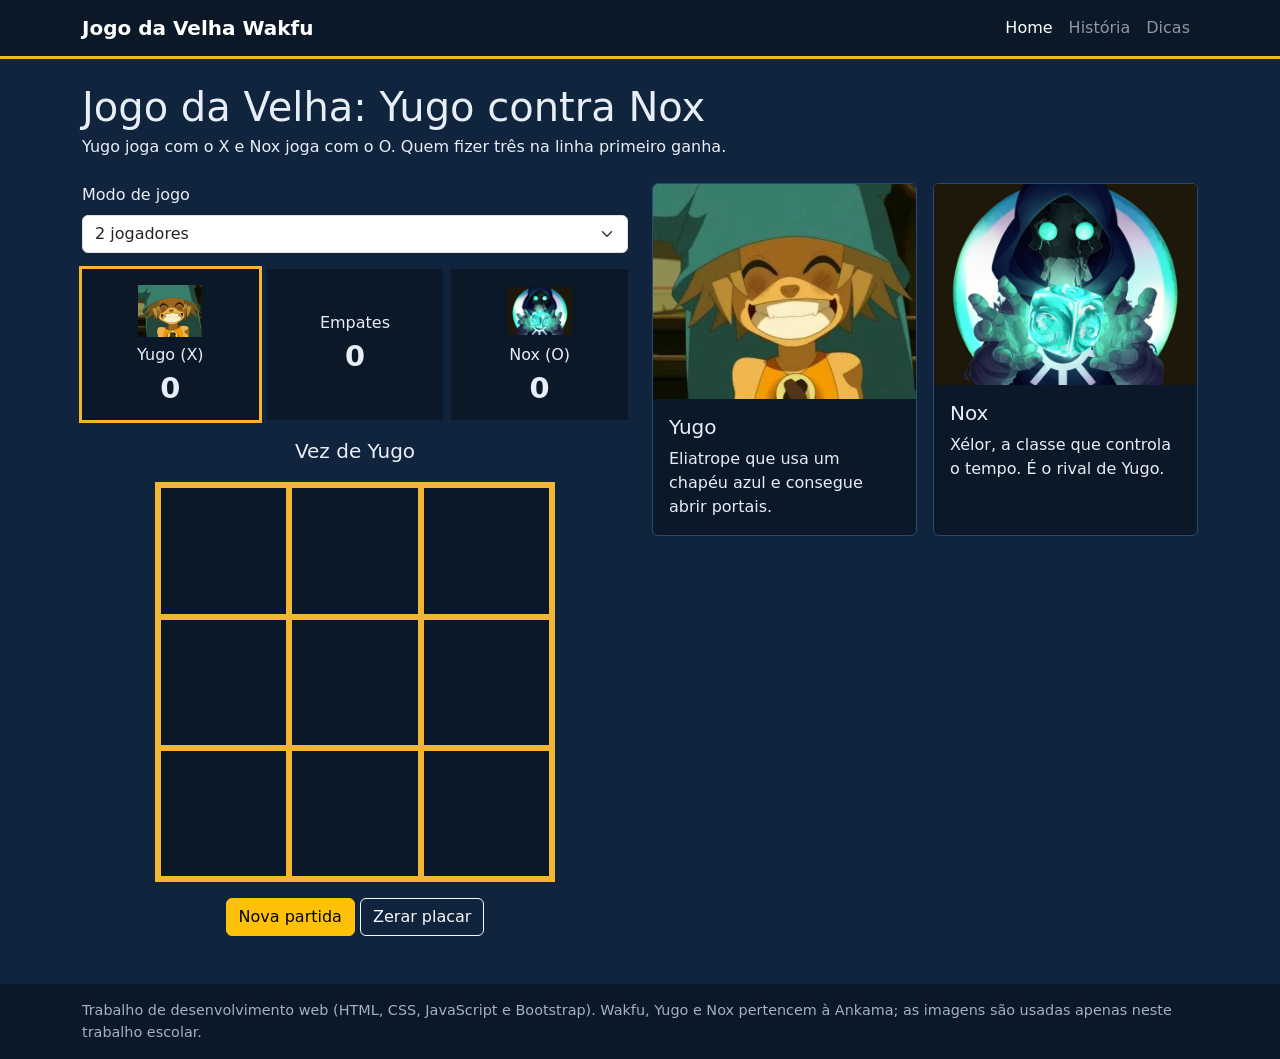
<file: wakfu-velha/index.html>
<!DOCTYPE html>
<html lang="pt-BR">
<head>
  <meta charset="UTF-8">
  <meta name="viewport" content="width=device-width, initial-scale=1">
  <title>Home - Jogo da Velha Wakfu</title>
  <link href="https://cdn.jsdelivr.net/npm/bootstrap@5.3.3/dist/css/bootstrap.min.css" rel="stylesheet">
  <link href="css/style.css" rel="stylesheet">
</head>
<body>
<nav class="navbar navbar-expand-md navbar-dark">
  <div class="container">
    <a class="navbar-brand" href="index.html">Jogo da Velha Wakfu</a>
    <button class="navbar-toggler" type="button" data-bs-toggle="collapse" data-bs-target="#menu" aria-controls="menu" aria-expanded="false" aria-label="Abrir menu">
      <span class="navbar-toggler-icon"></span>
    </button>
    <div class="collapse navbar-collapse" id="menu">
      <ul class="navbar-nav ms-auto">
        <li class="nav-item"><a class="nav-link active" href="index.html">Home</a></li>
        <li class="nav-item"><a class="nav-link" href="historia.html">História</a></li>
        <li class="nav-item"><a class="nav-link" href="dicas.html">Dicas</a></li>
      </ul>
    </div>
  </div>
</nav>
<main class="container mt-4">
  <h1 class="mb-1">Jogo da Velha: Yugo contra Nox</h1>
  <p class="mb-4">Yugo joga com o X e Nox joga com o O. Quem fizer três na linha primeiro ganha.</p>

  <div class="row g-4">
    <div class="col-lg-6">
      <label for="modo" class="form-label">Modo de jogo</label>
      <select id="modo" class="form-select mb-3">
        <option value="2p">2 jogadores</option>
        <option value="cpu">Eu (Yugo) contra o computador (Nox)</option>
      </select>

      <div class="placar row g-2 mb-3">
        <div class="col-4"><div class="caixa ativo" id="caixa-x">
          <div id="fig-x"></div><div>Yugo (X)</div><div class="pontos" id="pontos-x">0</div>
        </div></div>
        <div class="col-4"><div class="caixa h-100 d-flex flex-column justify-content-center">
          <div>Empates</div><div class="pontos" id="pontos-e">0</div>
        </div></div>
        <div class="col-4"><div class="caixa" id="caixa-o">
          <div id="fig-o"></div><div>Nox (O)</div><div class="pontos" id="pontos-o">0</div>
        </div></div>
      </div>

      <p id="status" class="fs-5 text-center" role="status" aria-live="polite"></p>
      <div id="tabuleiro" class="tabuleiro"></div>
      <div class="text-center mt-3">
        <button type="button" class="btn btn-warning" id="btn-novo">Nova partida</button>
        <button type="button" class="btn btn-outline-light" id="btn-zerar">Zerar placar</button>
      </div>
    </div>

    <div class="col-lg-6">
      <div class="row g-3">
        <div class="col-sm-6">
          <div class="card h-100">
            <img src="img/yugo.png" class="card-img-top foto" alt="Yugo">
            <div class="card-body">
              <h2 class="h5 card-title">Yugo</h2>
              <p class="card-text">Eliatrope que usa um chapéu azul e consegue abrir portais.</p>
            </div>
          </div>
        </div>
        <div class="col-sm-6">
          <div class="card h-100">
            <img src="img/nox.png" class="card-img-top foto" alt="Nox">
            <div class="card-body">
              <h2 class="h5 card-title">Nox</h2>
              <p class="card-text">Xélor, a classe que controla o tempo. É o rival de Yugo.</p>
            </div>
          </div>
        </div>
      </div>
    </div>
  </div>
</main>
<footer class="py-3 mt-5">
  <div class="container">
    Trabalho de desenvolvimento web (HTML, CSS, JavaScript e Bootstrap). Wakfu, Yugo e Nox pertencem à Ankama; as imagens são usadas apenas neste trabalho escolar.
  </div>
</footer>
<script src="https://cdn.jsdelivr.net/npm/bootstrap@5.3.3/dist/js/bootstrap.bundle.min.js"></script>
<script src="js/jogo.js"></script>
</body>
</html>
</file>
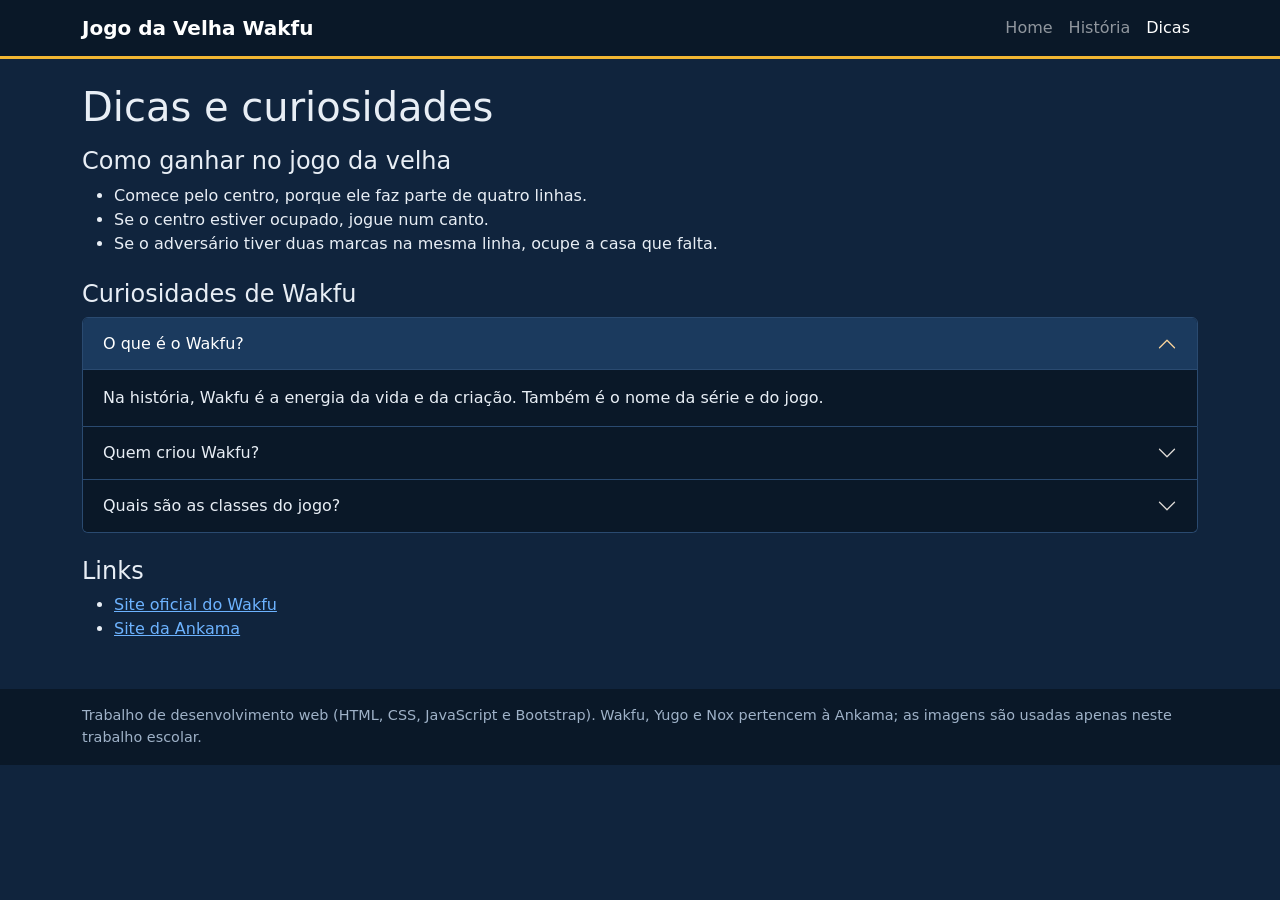
<file: wakfu-velha/dicas.html>
<!DOCTYPE html>
<html lang="pt-BR">
<head>
  <meta charset="UTF-8">
  <meta name="viewport" content="width=device-width, initial-scale=1">
  <title>Dicas - Jogo da Velha Wakfu</title>
  <link href="https://cdn.jsdelivr.net/npm/bootstrap@5.3.3/dist/css/bootstrap.min.css" rel="stylesheet">
  <link href="css/style.css" rel="stylesheet">
</head>
<body>
<nav class="navbar navbar-expand-md navbar-dark">
  <div class="container">
    <a class="navbar-brand" href="index.html">Jogo da Velha Wakfu</a>
    <button class="navbar-toggler" type="button" data-bs-toggle="collapse" data-bs-target="#menu" aria-controls="menu" aria-expanded="false" aria-label="Abrir menu">
      <span class="navbar-toggler-icon"></span>
    </button>
    <div class="collapse navbar-collapse" id="menu">
      <ul class="navbar-nav ms-auto">
        <li class="nav-item"><a class="nav-link" href="index.html">Home</a></li>
        <li class="nav-item"><a class="nav-link" href="historia.html">História</a></li>
        <li class="nav-item"><a class="nav-link active" href="dicas.html">Dicas</a></li>
      </ul>
    </div>
  </div>
</nav>
<main class="container mt-4">
  <h1 class="mb-3">Dicas e curiosidades</h1>

  <h2 class="h4">Como ganhar no jogo da velha</h2>
  <ul>
    <li>Comece pelo centro, porque ele faz parte de quatro linhas.</li>
    <li>Se o centro estiver ocupado, jogue num canto.</li>
    <li>Se o adversário tiver duas marcas na mesma linha, ocupe a casa que falta.</li>
  </ul>

  <h2 class="h4 mt-4">Curiosidades de Wakfu</h2>
  <div class="accordion mb-4" id="curiosidades">
    <div class="accordion-item">
      <h3 class="accordion-header">
        <button class="accordion-button" type="button" data-bs-toggle="collapse" data-bs-target="#c1" aria-expanded="true" aria-controls="c1">O que é o Wakfu?</button>
      </h3>
      <div id="c1" class="accordion-collapse collapse show" data-bs-parent="#curiosidades">
        <div class="accordion-body">Na história, Wakfu é a energia da vida e da criação. Também é o nome da série e do jogo.</div>
      </div>
    </div>
    <div class="accordion-item">
      <h3 class="accordion-header">
        <button class="accordion-button collapsed" type="button" data-bs-toggle="collapse" data-bs-target="#c2" aria-expanded="false" aria-controls="c2">Quem criou Wakfu?</button>
      </h3>
      <div id="c2" class="accordion-collapse collapse" data-bs-parent="#curiosidades">
        <div class="accordion-body">A Ankama, estúdio francês de Roubaix, que também criou o jogo Dofus.</div>
      </div>
    </div>
    <div class="accordion-item">
      <h3 class="accordion-header">
        <button class="accordion-button collapsed" type="button" data-bs-toggle="collapse" data-bs-target="#c3" aria-expanded="false" aria-controls="c3">Quais são as classes do jogo?</button>
      </h3>
      <div id="c3" class="accordion-collapse collapse" data-bs-parent="#curiosidades">
        <div class="accordion-body">Algumas delas: Iop, Cra, Eniripsa, Sadida, Xélor, Sram, Ecaflip, Osamodas, Enutrof, Pandawa, Sacrier e Feca. Nox é um Xélor.</div>
      </div>
    </div>
  </div>

  <h2 class="h4">Links</h2>
  <ul>
    <li><a href="https://www.wakfu.com" target="_blank" rel="noopener">Site oficial do Wakfu</a></li>
    <li><a href="https://www.ankama.com" target="_blank" rel="noopener">Site da Ankama</a></li>
  </ul>
</main>
<footer class="py-3 mt-5">
  <div class="container">
    Trabalho de desenvolvimento web (HTML, CSS, JavaScript e Bootstrap). Wakfu, Yugo e Nox pertencem à Ankama; as imagens são usadas apenas neste trabalho escolar.
  </div>
</footer>
<script src="https://cdn.jsdelivr.net/npm/bootstrap@5.3.3/dist/js/bootstrap.bundle.min.js"></script>
</body>
</html>
</file>
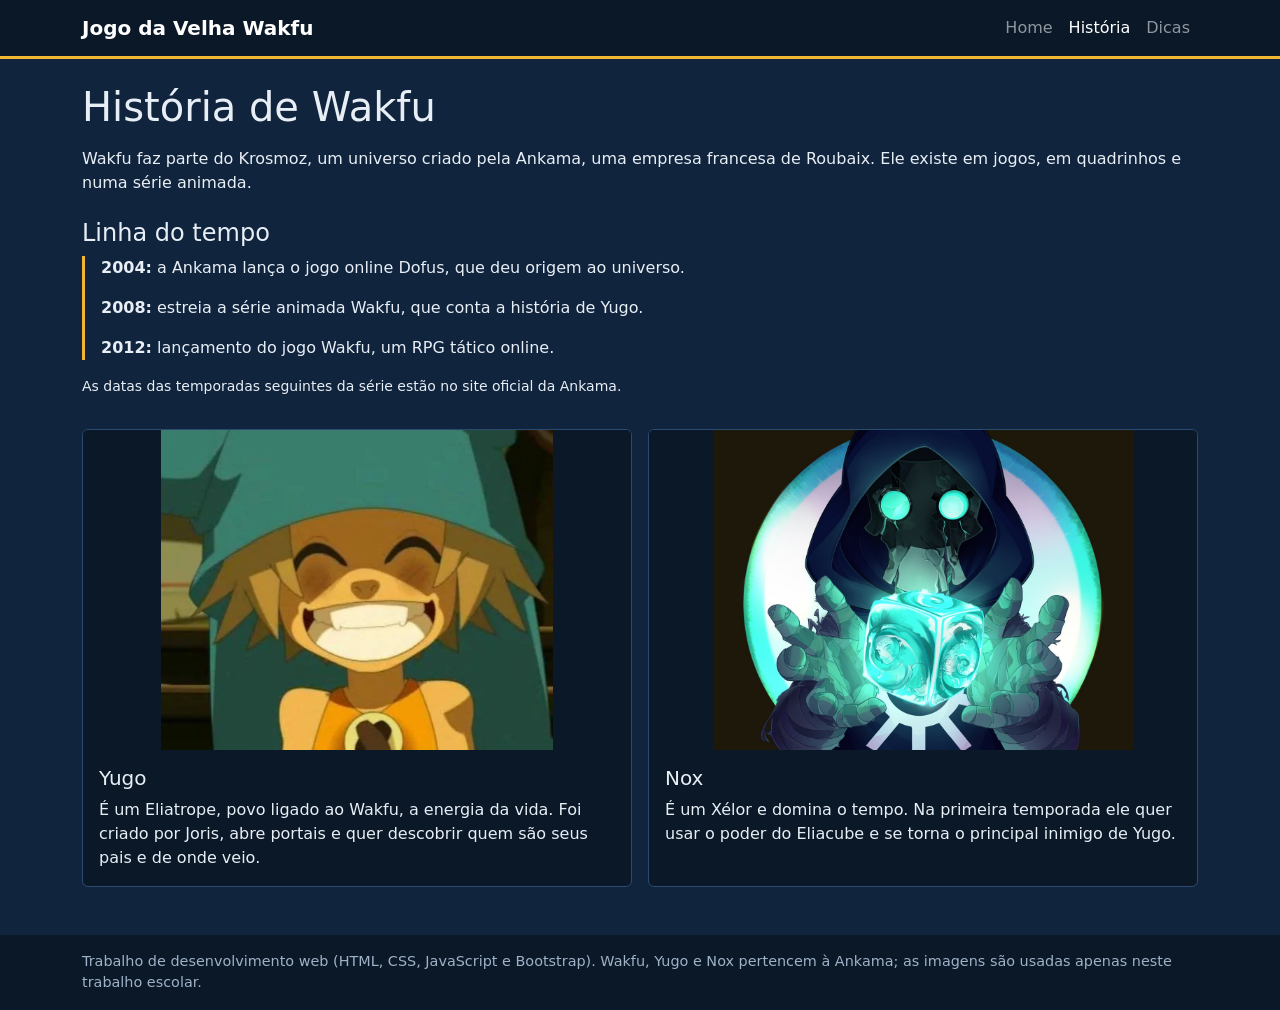
<file: wakfu-velha/historia.html>
<!DOCTYPE html>
<html lang="pt-BR">
<head>
  <meta charset="UTF-8">
  <meta name="viewport" content="width=device-width, initial-scale=1">
  <title>História - Jogo da Velha Wakfu</title>
  <link href="https://cdn.jsdelivr.net/npm/bootstrap@5.3.3/dist/css/bootstrap.min.css" rel="stylesheet">
  <link href="css/style.css" rel="stylesheet">
</head>
<body>
<nav class="navbar navbar-expand-md navbar-dark">
  <div class="container">
    <a class="navbar-brand" href="index.html">Jogo da Velha Wakfu</a>
    <button class="navbar-toggler" type="button" data-bs-toggle="collapse" data-bs-target="#menu" aria-controls="menu" aria-expanded="false" aria-label="Abrir menu">
      <span class="navbar-toggler-icon"></span>
    </button>
    <div class="collapse navbar-collapse" id="menu">
      <ul class="navbar-nav ms-auto">
        <li class="nav-item"><a class="nav-link" href="index.html">Home</a></li>
        <li class="nav-item"><a class="nav-link active" href="historia.html">História</a></li>
        <li class="nav-item"><a class="nav-link" href="dicas.html">Dicas</a></li>
      </ul>
    </div>
  </div>
</nav>
<main class="container mt-4">
  <h1 class="mb-3">História de Wakfu</h1>
  <p>Wakfu faz parte do Krosmoz, um universo criado pela Ankama, uma empresa francesa de Roubaix. Ele existe em jogos, em quadrinhos e numa série animada.</p>

  <h2 class="h4 mt-4">Linha do tempo</h2>
  <ul class="linha-tempo">
    <li><strong>2004:</strong> a Ankama lança o jogo online Dofus, que deu origem ao universo.</li>
    <li><strong>2008:</strong> estreia a série animada Wakfu, que conta a história de Yugo.</li>
    <li><strong>2012:</strong> lançamento do jogo Wakfu, um RPG tático online.</li>
  </ul>
  <p class="small">As datas das temporadas seguintes da série estão no site oficial da Ankama.</p>

  <div class="row g-3 mt-2">
    <div class="col-md-6">
      <div class="card h-100">
        <img src="img/yugo.png" class="card-img-top foto" alt="Yugo">
        <div class="card-body">
          <h2 class="h5 card-title">Yugo</h2>
          <p class="card-text">É um Eliatrope, povo ligado ao Wakfu, a energia da vida. Foi criado por Joris, abre portais e quer descobrir quem são seus pais e de onde veio.</p>
        </div>
      </div>
    </div>
    <div class="col-md-6">
      <div class="card h-100">
        <img src="img/nox.png" class="card-img-top foto" alt="Nox">
        <div class="card-body">
          <h2 class="h5 card-title">Nox</h2>
          <p class="card-text">É um Xélor e domina o tempo. Na primeira temporada ele quer usar o poder do Eliacube e se torna o principal inimigo de Yugo.</p>
        </div>
      </div>
    </div>
  </div>
</main>
<footer class="py-3 mt-5">
  <div class="container">
    Trabalho de desenvolvimento web (HTML, CSS, JavaScript e Bootstrap). Wakfu, Yugo e Nox pertencem à Ankama; as imagens são usadas apenas neste trabalho escolar.
  </div>
</footer>
<script src="https://cdn.jsdelivr.net/npm/bootstrap@5.3.3/dist/js/bootstrap.bundle.min.js"></script>
</body>
</html>
</file>
<file: wakfu-velha/css/style.css>
/* Estilos do projeto (o resto vem do Bootstrap) */
body {
  background-color: #10243d;
  color: #e8eef5;
}
a { color: #6db3ff; }
a:hover { color: #a5d0ff; }

.navbar { background-color: #0a1828; border-bottom: 3px solid #f2b632; }
.navbar-brand { font-weight: 700; }

/* Placar */
.placar img, .placar svg { width: 64px; height: 64px; object-fit: contain; }
.placar .ativo { outline: 3px solid #f2b632; }
.placar .caixa { background-color: #0a1828; padding: 10px; text-align: center; }
.placar .pontos { font-size: 1.8rem; font-weight: 700; }

/* Tabuleiro */
.tabuleiro {
  display: grid;
  grid-template-columns: repeat(3, 1fr);
  gap: 6px;
  max-width: 400px;
  margin: 0 auto;
  background-color: #f2b632;
  padding: 6px;
}
.casa {
  aspect-ratio: 1;
  border: 0;
  background-color: #0a1828;
  padding: 8px;
  display: flex;
  align-items: center;
  justify-content: center;
  cursor: pointer;
}
.casa:hover:not(:disabled) { background-color: #1b3a5e; }
.casa:disabled { cursor: default; }
.casa img, .casa svg { width: 100%; height: 100%; object-fit: contain; }
.casa.vitoria { background-color: #1f5a35; }

.foto { width: 100%; max-height: 320px; object-fit: contain; background-color: #0a1828; }

.linha-tempo { border-left: 3px solid #f2b632; padding-left: 16px; list-style: none; }
.linha-tempo li { margin-bottom: 16px; }

.card { background-color: #0a1828; border-color: #2a4a70; color: #e8eef5; }
.accordion {
  --bs-accordion-bg: #0a1828;
  --bs-accordion-color: #e8eef5;
  --bs-accordion-border-color: #2a4a70;
  --bs-accordion-btn-color: #e8eef5;
  --bs-accordion-btn-bg: #0a1828;
  --bs-accordion-active-bg: #1b3a5e;
  --bs-accordion-active-color: #fff;
}
.accordion-button::after { filter: invert(1); }

footer { background-color: #0a1828; color: #9fb2c8; font-size: .9rem; }
</file>
